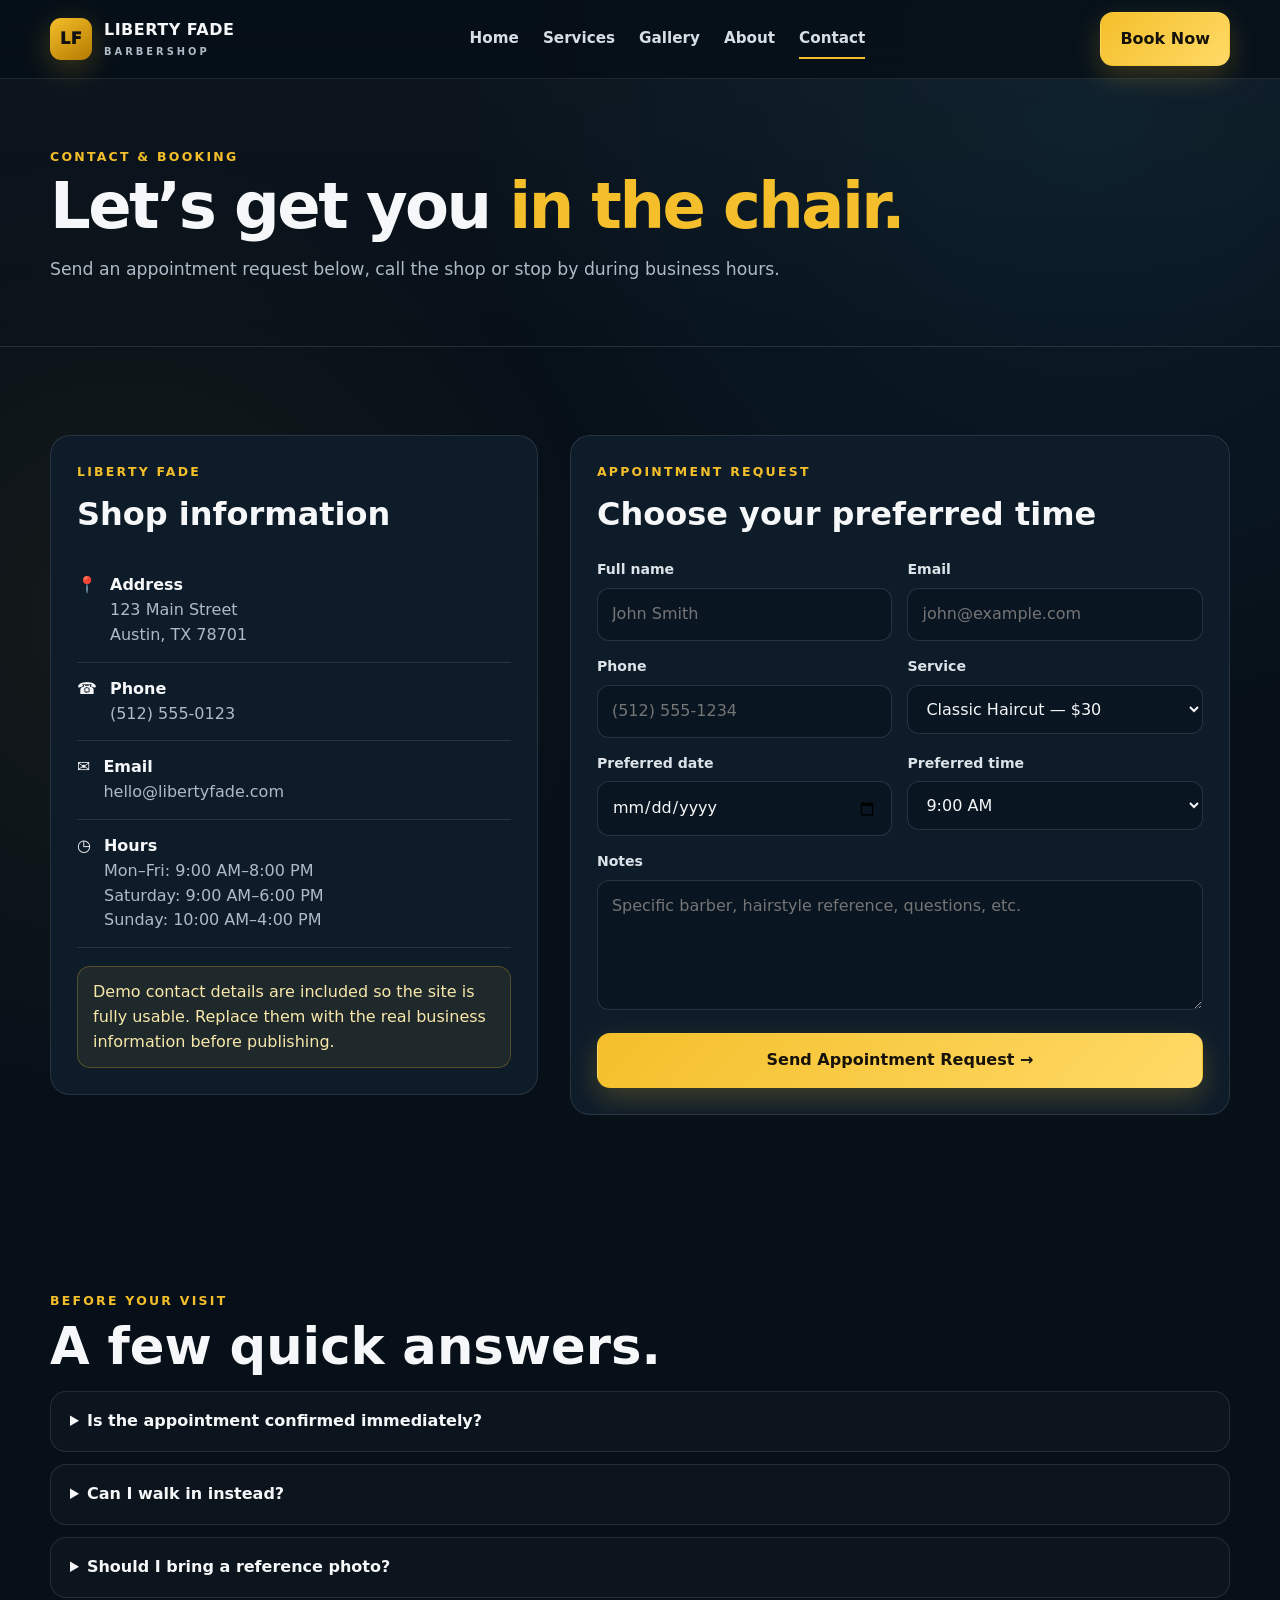
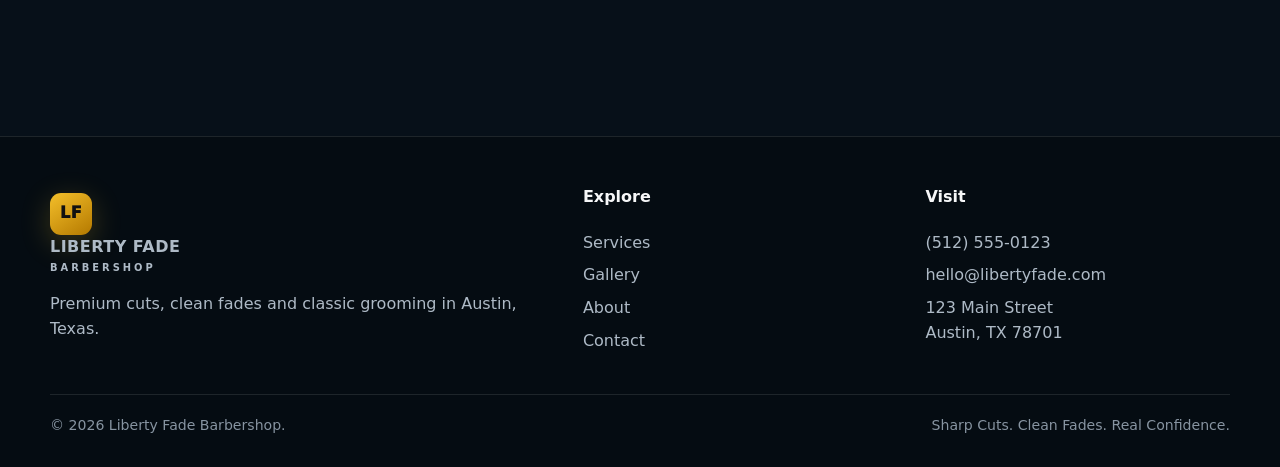
<file: contact.html>
<!doctype html><html lang="en"><head><meta charset="utf-8"><meta name="viewport" content="width=device-width,initial-scale=1"><meta name="description" content="Book an appointment or contact Liberty Fade Barbershop in Austin, Texas."><title>Contact & Booking | Liberty Fade Barbershop</title><link rel="stylesheet" href="styles.css"></head><body>
<header class="site-header"><div class="container nav"><a class="brand" href="index.html"><span class="brand-mark">LF</span><span>LIBERTY FADE<small>BARBERSHOP</small></span></a><nav class="nav-links"><a href="index.html">Home</a><a href="services.html">Services</a><a href="gallery.html">Gallery</a><a href="about.html">About</a><a class="active" href="contact.html">Contact</a></nav><div class="nav-actions"><a class="btn btn-primary" href="#booking">Book Now</a><button class="menu-btn" aria-label="Open menu" aria-expanded="false">☰</button></div></div></header>
<main><section class="page-hero"><div class="container"><div class="eyebrow">Contact & booking</div><h1>Let’s get you <span class="gold">in the chair.</span></h1><p class="lead">Send an appointment request below, call the shop or stop by during business hours.</p></div></section>
<section class="section" id="booking"><div class="container contact-grid"><aside class="contact-card"><div class="eyebrow">Liberty Fade</div><h2 style="font-size:2rem;margin:8px 0 20px">Shop information</h2><div class="contact-item"><div>📍</div><div><strong>Address</strong><span>123 Main Street<br>Austin, TX 78701</span></div></div><div class="contact-item"><div>☎</div><div><strong>Phone</strong><a href="tel:+15125550123">(512) 555-0123</a></div></div><div class="contact-item"><div>✉</div><div><strong>Email</strong><a href="mailto:hello@libertyfade.com">hello@libertyfade.com</a></div></div><div class="contact-item"><div>◷</div><div><strong>Hours</strong><span>Mon–Fri: 9:00 AM–8:00 PM<br>Saturday: 9:00 AM–6:00 PM<br>Sunday: 10:00 AM–4:00 PM</span></div></div><div class="notice" style="margin-top:18px">Demo contact details are included so the site is fully usable. Replace them with the real business information before publishing.</div></aside>
<div class="contact-card"><div class="eyebrow">Appointment request</div><h2 style="font-size:2rem;margin:8px 0 20px">Choose your preferred time</h2><form id="booking-form" class="form"><div><label for="name">Full name</label><input id="name" name="name" required placeholder="John Smith"></div><div><label for="email">Email</label><input id="email" name="email" type="email" required placeholder="john@example.com"></div><div><label for="phone">Phone</label><input id="phone" name="phone" type="tel" required placeholder="(512) 555-1234"></div><div><label for="service">Service</label><select id="service" name="service" required><option value="Classic Haircut">Classic Haircut — $30</option><option value="Skin Fade">Skin Fade — $40</option><option value="Beard Trim">Beard Trim — $20</option><option value="Hot Towel Shave">Hot Towel Shave — $25</option><option value="Haircut + Beard">Haircut + Beard — $50</option><option value="Kids Cut">Kids Cut — $25</option></select></div><div><label for="date">Preferred date</label><input id="date" name="date" type="date" required></div><div><label for="time">Preferred time</label><select id="time" name="time" required><option>9:00 AM</option><option>10:00 AM</option><option>11:00 AM</option><option>12:00 PM</option><option>1:00 PM</option><option>2:00 PM</option><option>3:00 PM</option><option>4:00 PM</option><option>5:00 PM</option><option>6:00 PM</option><option>7:00 PM</option></select></div><div class="full"><label for="notes">Notes</label><textarea id="notes" name="notes" placeholder="Specific barber, hairstyle reference, questions, etc."></textarea></div><div class="full"><button class="btn btn-primary btn-block" type="submit">Send Appointment Request →</button><div class="form-message"></div></div></form></div></div></section>
<section class="section"><div class="container"><div class="eyebrow">Before your visit</div><h2 class="h2">A few quick answers.</h2><div class="faq"><details><summary>Is the appointment confirmed immediately?</summary><p>The form creates an email request. The shop confirms availability after receiving it.</p></details><details><summary>Can I walk in instead?</summary><p>Absolutely. Walk-ins are welcome, but booked clients are prioritized during busy hours.</p></details><details><summary>Should I bring a reference photo?</summary><p>Yes, if you have one. It helps your barber understand exactly what you have in mind.</p></details></div></div></section></main>
<footer class="footer"><div class="container footer-grid"><div><a class="brand" href="index.html"><span class="brand-mark">LF</span><span>LIBERTY FADE<small>BARBERSHOP</small></span></a><p class="muted">Premium cuts, clean fades and classic grooming in Austin, Texas.</p></div><div><h4>Explore</h4><a href="services.html">Services</a><a href="gallery.html">Gallery</a><a href="about.html">About</a><a href="contact.html">Contact</a></div><div><h4>Visit</h4><a href="tel:+15125550123">(512) 555-0123</a><a href="mailto:hello@libertyfade.com">hello@libertyfade.com</a><span class="muted">123 Main Street<br>Austin, TX 78701</span></div></div><div class="container footer-bottom"><span>© <span data-year></span> Liberty Fade Barbershop.</span><span>Sharp Cuts. Clean Fades. Real Confidence.</span></div></footer><script src="script.js"></script></body></html>
</file>
<file: styles.css>
:root {
  --bg: #071019;
  --bg-2: #0b1723;
  --panel: #0e1c2a;
  --panel-2: #112235;
  --text: #f6f7f8;
  --muted: #aebac6;
  --line: rgba(255,255,255,.10);
  --accent: #f4bf2a;
  --accent-2: #ffda67;
  --blue: #38bdf8;
  --success: #38d39f;
  --danger: #ef6a6a;
  --shadow: 0 24px 70px rgba(0,0,0,.36);
  --radius: 22px;
  --max: 1180px;
}

* { box-sizing: border-box; }
html { scroll-behavior: smooth; }
body {
  margin: 0;
  color: var(--text);
  background:
    radial-gradient(circle at 85% 5%, rgba(56,189,248,.08), transparent 28%),
    radial-gradient(circle at 10% 30%, rgba(244,191,42,.06), transparent 26%),
    var(--bg);
  font-family: Inter, ui-sans-serif, system-ui, -apple-system, BlinkMacSystemFont, "Segoe UI", sans-serif;
  line-height: 1.55;
}
img { max-width: 100%; display:block; }
a { color: inherit; text-decoration: none; }
button, input, select, textarea { font: inherit; }

.container { width: min(var(--max), calc(100% - 40px)); margin-inline: auto; }
.section { padding: 88px 0; }
.section-tight { padding: 58px 0; }
.eyebrow { color: var(--accent); letter-spacing: .18em; text-transform: uppercase; font-size: .78rem; font-weight: 800; }
.h2 { font-size: clamp(2rem, 4vw, 3.5rem); line-height: 1.04; margin: 10px 0 18px; }
.lead { color: var(--muted); font-size: 1.08rem; max-width: 760px; }
.muted { color: var(--muted); }
.gold { color: var(--accent); }

.site-header {
  position: sticky; top: 0; z-index: 50;
  background: rgba(7,16,25,.84);
  backdrop-filter: blur(18px);
  border-bottom: 1px solid var(--line);
}
.nav { height: 78px; display:flex; align-items:center; justify-content:space-between; gap:26px; }
.brand { display:flex; align-items:center; gap:12px; font-weight:900; letter-spacing:.03em; }
.brand-mark {
  width: 42px; height: 42px; border-radius: 11px; display:grid; place-items:center;
  background: linear-gradient(145deg, var(--accent), #b47900);
  color:#111; font-weight:1000; box-shadow: 0 8px 30px rgba(244,191,42,.24);
}
.brand small { display:block; font-size:.62rem; letter-spacing:.30em; color:var(--muted); margin-top:1px; }
.nav-links { display:flex; align-items:center; gap:24px; color:#d7dee4; font-weight:700; font-size:.95rem; }
.nav-links a { position:relative; }
.nav-links a::after { content:""; position:absolute; left:0; right:100%; bottom:-8px; height:2px; background:var(--accent); transition:.2s; }
.nav-links a:hover::after, .nav-links a.active::after { right:0; }
.nav-actions { display:flex; align-items:center; gap:12px; }
.menu-btn { display:none; border:1px solid var(--line); background:transparent; color:var(--text); border-radius:12px; padding:10px 12px; }

.btn { display:inline-flex; align-items:center; justify-content:center; gap:9px; border:1px solid transparent; border-radius:13px; padding:14px 19px; font-weight:850; transition:.2s ease; cursor:pointer; }
.btn:hover { transform: translateY(-2px); }
.btn-primary { background: linear-gradient(135deg, var(--accent), var(--accent-2)); color:#16120a; box-shadow: 0 10px 28px rgba(244,191,42,.22); }
.btn-secondary { border-color: rgba(255,255,255,.24); background: rgba(255,255,255,.04); color:var(--text); }
.btn-block { width:100%; }

.hero { padding: 82px 0 58px; overflow:hidden; }
.hero-grid { display:grid; grid-template-columns: 1.02fr .98fr; gap:54px; align-items:center; }
.hero h1 { font-size: clamp(3rem, 6vw, 5.6rem); line-height:.94; margin: 14px 0 22px; letter-spacing:-.045em; }
.hero p { color: var(--muted); font-size: 1.12rem; max-width:650px; }
.hero-actions { display:flex; flex-wrap:wrap; gap:12px; margin-top:28px; }
.hero-proof { display:flex; align-items:center; gap:18px; flex-wrap:wrap; margin-top:30px; color:#d9e0e6; }
.hero-proof .stars { color: var(--accent); letter-spacing:.12em; }
.hero-media { position:relative; }
.hero-photo { width:100%; aspect-ratio: 4/4.25; object-fit:cover; border-radius:30px; border:1px solid rgba(255,255,255,.13); box-shadow:var(--shadow); }
.floating-card { position:absolute; background:rgba(13,29,43,.92); border:1px solid rgba(255,255,255,.14); border-radius:18px; padding:15px 17px; box-shadow:var(--shadow); backdrop-filter: blur(10px); }
.float-one { left:-34px; bottom:40px; }
.float-two { right:-22px; top:32px; }
.floating-card strong { display:block; font-size:1.15rem; }
.floating-card span { color:var(--muted); font-size:.87rem; }

.stats { display:grid; grid-template-columns: repeat(4, 1fr); border:1px solid var(--line); border-radius:var(--radius); overflow:hidden; background: rgba(255,255,255,.025); }
.stat { padding:24px; border-right:1px solid var(--line); }
.stat:last-child { border-right:0; }
.stat b { font-size:1.6rem; color:var(--accent); display:block; }
.stat span { color:var(--muted); font-size:.9rem; }

.cards { display:grid; grid-template-columns: repeat(3, 1fr); gap:20px; }
.card { background: linear-gradient(180deg, rgba(17,34,53,.92), rgba(10,24,37,.94)); border:1px solid var(--line); border-radius:var(--radius); padding:25px; box-shadow:0 18px 42px rgba(0,0,0,.18); }
.card:hover { border-color: rgba(244,191,42,.30); }
.icon { width:48px; height:48px; display:grid; place-items:center; border-radius:15px; background:rgba(244,191,42,.10); color:var(--accent); font-size:1.35rem; margin-bottom:18px; }
.card h3 { margin:0 0 7px; font-size:1.2rem; }
.card p { margin:0; color:var(--muted); }

.service-grid { display:grid; grid-template-columns: repeat(5, 1fr); gap:15px; }
.service-card { overflow:hidden; border-radius:18px; border:1px solid var(--line); background:var(--panel); }
.service-card img { width:100%; aspect-ratio: 4/3.2; object-fit:cover; }
.service-body { padding:17px; }
.service-body h3 { margin:0 0 3px; font-size:1.03rem; }
.price { color:var(--accent); font-weight:900; font-size:1.2rem; margin-top:8px; }

.split { display:grid; grid-template-columns: 1fr 1fr; gap:44px; align-items:center; }
.split img { border-radius:24px; border:1px solid var(--line); box-shadow:var(--shadow); }
.checks { display:grid; gap:12px; margin-top:24px; }
.check { display:flex; gap:12px; align-items:flex-start; }
.check i { font-style:normal; color:var(--accent); font-weight:900; }

.gallery-grid { display:grid; grid-template-columns: repeat(12, 1fr); grid-auto-rows: 120px; gap:14px; }
.gallery-grid a { position:relative; overflow:hidden; border-radius:18px; border:1px solid var(--line); }
.gallery-grid img { width:100%; height:100%; object-fit:cover; transition:.25s; }
.gallery-grid a:hover img { transform:scale(1.04); }
.gallery-grid a:nth-child(1){ grid-column:span 5; grid-row:span 3; }
.gallery-grid a:nth-child(2){ grid-column:span 3; grid-row:span 2; }
.gallery-grid a:nth-child(3){ grid-column:span 4; grid-row:span 2; }
.gallery-grid a:nth-child(4){ grid-column:span 3; grid-row:span 2; }
.gallery-grid a:nth-child(5){ grid-column:span 4; grid-row:span 2; }
.gallery-grid a:nth-child(6){ grid-column:span 5; grid-row:span 2; }

.testimonials { display:grid; grid-template-columns:repeat(3,1fr); gap:18px; }
.quote { padding:24px; border-radius:20px; background:rgba(255,255,255,.03); border:1px solid var(--line); }
.quote .stars { color:var(--accent); letter-spacing:.10em; }
.quote p { color:#dce3e8; }
.quote small { color:var(--muted); }

.cta-band { padding:34px; border-radius:28px; background: linear-gradient(115deg, rgba(244,191,42,.17), rgba(56,189,248,.08)); border:1px solid rgba(244,191,42,.22); display:flex; align-items:center; justify-content:space-between; gap:24px; }
.cta-band h3 { font-size:2rem; margin:0 0 4px; }

.page-hero { padding:68px 0 46px; border-bottom:1px solid var(--line); background:linear-gradient(180deg,rgba(255,255,255,.02),transparent); }
.page-hero h1 { font-size: clamp(2.7rem, 5vw, 5rem); line-height:1; margin:8px 0 18px; letter-spacing:-.04em; }

.price-list { display:grid; grid-template-columns: repeat(2,1fr); gap:16px; }
.price-row { display:flex; justify-content:space-between; gap:16px; padding:20px; border-radius:16px; border:1px solid var(--line); background:rgba(255,255,255,.025); }
.price-row strong { display:block; }
.price-row span { color:var(--muted); font-size:.92rem; }
.price-row b { color:var(--accent); white-space:nowrap; }

.team { display:grid; grid-template-columns: repeat(3,1fr); gap:20px; }
.team-card { overflow:hidden; border:1px solid var(--line); border-radius:20px; background:var(--panel); }
.team-card img { width:100%; aspect-ratio:4/4; object-fit:cover; }
.team-card div { padding:18px; }

.faq { display:grid; gap:12px; }
.faq details { border:1px solid var(--line); border-radius:16px; padding:17px 19px; background:rgba(255,255,255,.025); }
.faq summary { cursor:pointer; font-weight:800; }
.faq p { color:var(--muted); }

.contact-grid { display:grid; grid-template-columns: .85fr 1.15fr; gap:32px; align-items:start; }
.contact-card { padding:26px; border-radius:20px; background:var(--panel); border:1px solid var(--line); }
.contact-item { display:flex; gap:13px; padding:14px 0; border-bottom:1px solid var(--line); }
.contact-item:last-child { border-bottom:0; }
.contact-item strong { display:block; }
.contact-item span, .contact-item a { color:var(--muted); }
.form { display:grid; grid-template-columns:1fr 1fr; gap:15px; }
.form .full { grid-column:1/-1; }
label { display:block; font-size:.88rem; color:#dce3e8; font-weight:700; margin-bottom:7px; }
input, select, textarea { width:100%; background:#091521; color:var(--text); border:1px solid rgba(255,255,255,.13); border-radius:12px; padding:13px 14px; outline:none; }
input:focus, select:focus, textarea:focus { border-color:rgba(244,191,42,.65); box-shadow:0 0 0 3px rgba(244,191,42,.10); }
textarea { min-height:130px; resize:vertical; }
.form-message { display:none; margin-top:12px; color:var(--success); font-weight:700; }

.footer { margin-top:50px; border-top:1px solid var(--line); background:#050c12; }
.footer-grid { padding:48px 0 32px; display:grid; grid-template-columns:1.3fr .8fr .8fr; gap:38px; }
.footer h4 { margin-top:0; }
.footer a { display:block; color:var(--muted); margin:8px 0; }
.footer a:hover { color:var(--text); }
.footer-bottom { display:flex; justify-content:space-between; gap:20px; padding:20px 0 30px; color:#8794a1; font-size:.88rem; border-top:1px solid var(--line); }

.notice { padding:13px 15px; border:1px solid rgba(244,191,42,.25); background:rgba(244,191,42,.07); color:#f8e8aa; border-radius:13px; }

@media (max-width: 980px) {
  .hero-grid, .split, .contact-grid { grid-template-columns:1fr; }
  .hero-media { max-width:720px; margin-inline:auto; }
  .service-grid { grid-template-columns: repeat(2,1fr); }
  .cards, .testimonials, .team { grid-template-columns:1fr 1fr; }
  .stats { grid-template-columns:repeat(2,1fr); }
  .stat:nth-child(2){ border-right:0; }
  .stat:nth-child(-n+2){ border-bottom:1px solid var(--line); }
  .nav-links { position:fixed; inset:78px 20px auto 20px; display:none; flex-direction:column; align-items:stretch; padding:18px; background:#0b1723; border:1px solid var(--line); border-radius:18px; box-shadow:var(--shadow); }
  .nav-links.open { display:flex; }
  .menu-btn { display:block; }
  .nav-actions .btn { display:none; }
  .gallery-grid { grid-auto-rows:100px; }
}

@media (max-width: 640px) {
  .container { width:min(var(--max), calc(100% - 26px)); }
  .section { padding:68px 0; }
  .hero { padding-top:52px; }
  .hero h1 { font-size:3.3rem; }
  .float-one, .float-two { position:static; margin-top:12px; }
  .service-grid, .cards, .testimonials, .team, .price-list, .form { grid-template-columns:1fr; }
  .form .full { grid-column:auto; }
  .stats { grid-template-columns:1fr; }
  .stat { border-right:0; border-bottom:1px solid var(--line); }
  .stat:last-child { border-bottom:0; }
  .cta-band { flex-direction:column; align-items:flex-start; }
  .gallery-grid { display:grid; grid-template-columns:1fr 1fr; grid-auto-rows:170px; }
  .gallery-grid a, .gallery-grid a:nth-child(n) { grid-column:span 1; grid-row:span 1; }
  .footer-grid { grid-template-columns:1fr; }
  .footer-bottom { flex-direction:column; }
}
</file>
